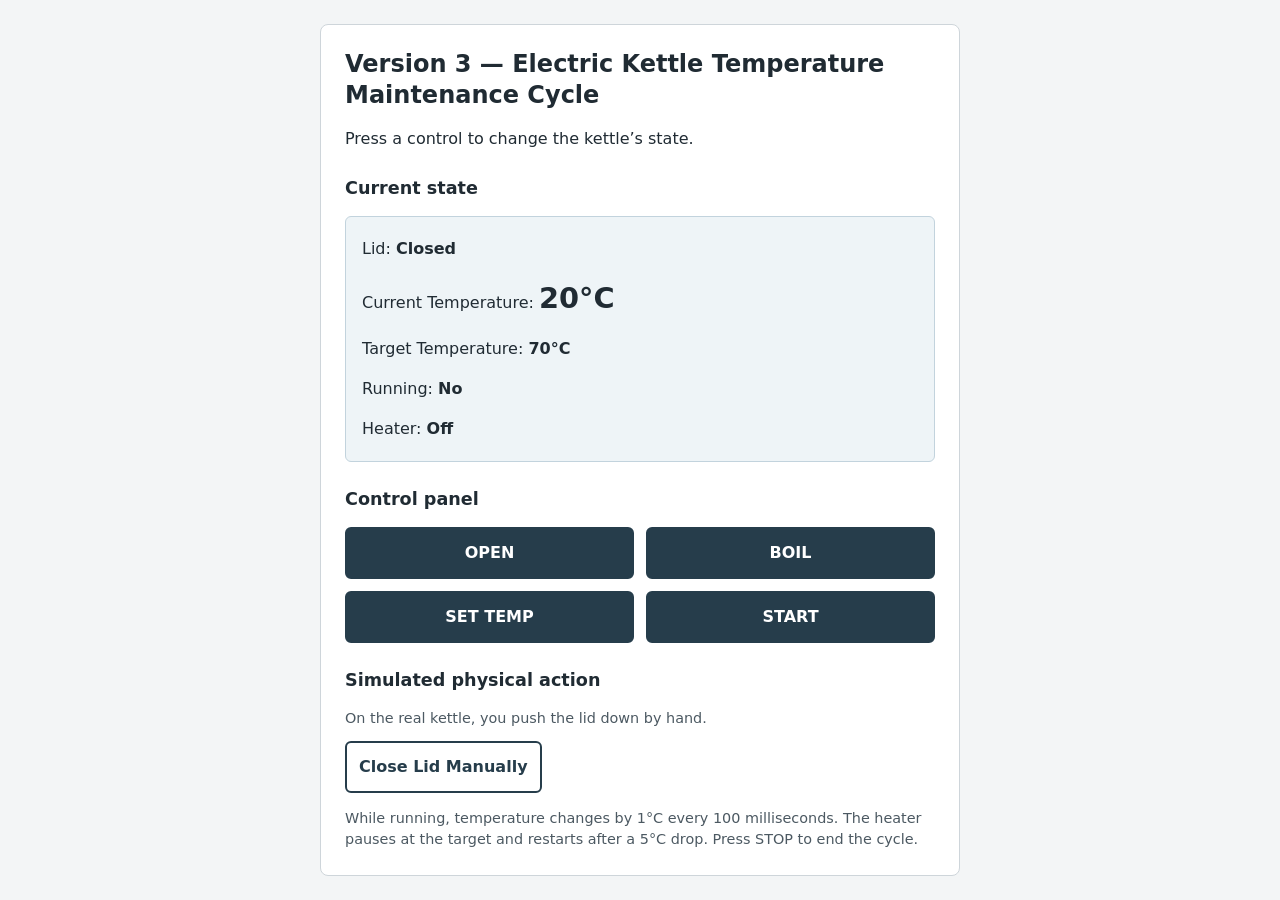
<file: index.html>
<!DOCTYPE html>
<html lang="en">
<head>
  <meta charset="UTF-8">
  <meta name="viewport" content="width=device-width, initial-scale=1.0">
  <title>Version 3 — Electric Kettle Temperature Maintenance Cycle</title>
  <link rel="stylesheet" href="styles.css">
  <script src="script.js" defer></script>
</head>
<body>
  <main>
    <h1>Version 3 — Electric Kettle Temperature Maintenance Cycle</h1>
    <p>Press a control to change the kettle’s state.</p>

    <section aria-labelledby="state-heading">
      <h2 id="state-heading">Current state</h2>
      <div class="state-display" role="status" aria-live="polite" aria-atomic="true">
        <p>Lid: <strong id="lid-display">Closed</strong></p>
        <p>Current Temperature: <strong id="temperature-display">20°C</strong></p>
        <p>Target Temperature: <strong id="target-display">70°C</strong></p>
        <p>Running: <strong id="running-display">No</strong></p>
        <p>Heater: <strong id="heating-display">Off</strong></p>
      </div>
    </section>

    <section aria-labelledby="controls-heading">
      <h2 id="controls-heading">Control panel</h2>
      <div class="controls">
        <button id="open-button" type="button">OPEN</button>
        <button id="boil-button" type="button">BOIL</button>
        <button id="set-temp-button" type="button">SET TEMP</button>
        <button id="start-stop-button" type="button">START</button>
      </div>
    </section>
    <section aria-labelledby="physical-action-heading">
      <h2 id="physical-action-heading">Simulated physical action</h2>
      <p class="note">On the real kettle, you push the lid down by hand.</p>
      <button id="close-lid-button" type="button">Close Lid Manually</button>
    </section>
    <p class="note">While running, temperature changes by 1°C every 100 milliseconds. The heater pauses at the target and restarts after a 5°C drop. Press STOP to end the cycle.</p>
  </main>
</body>
</html>
</file>
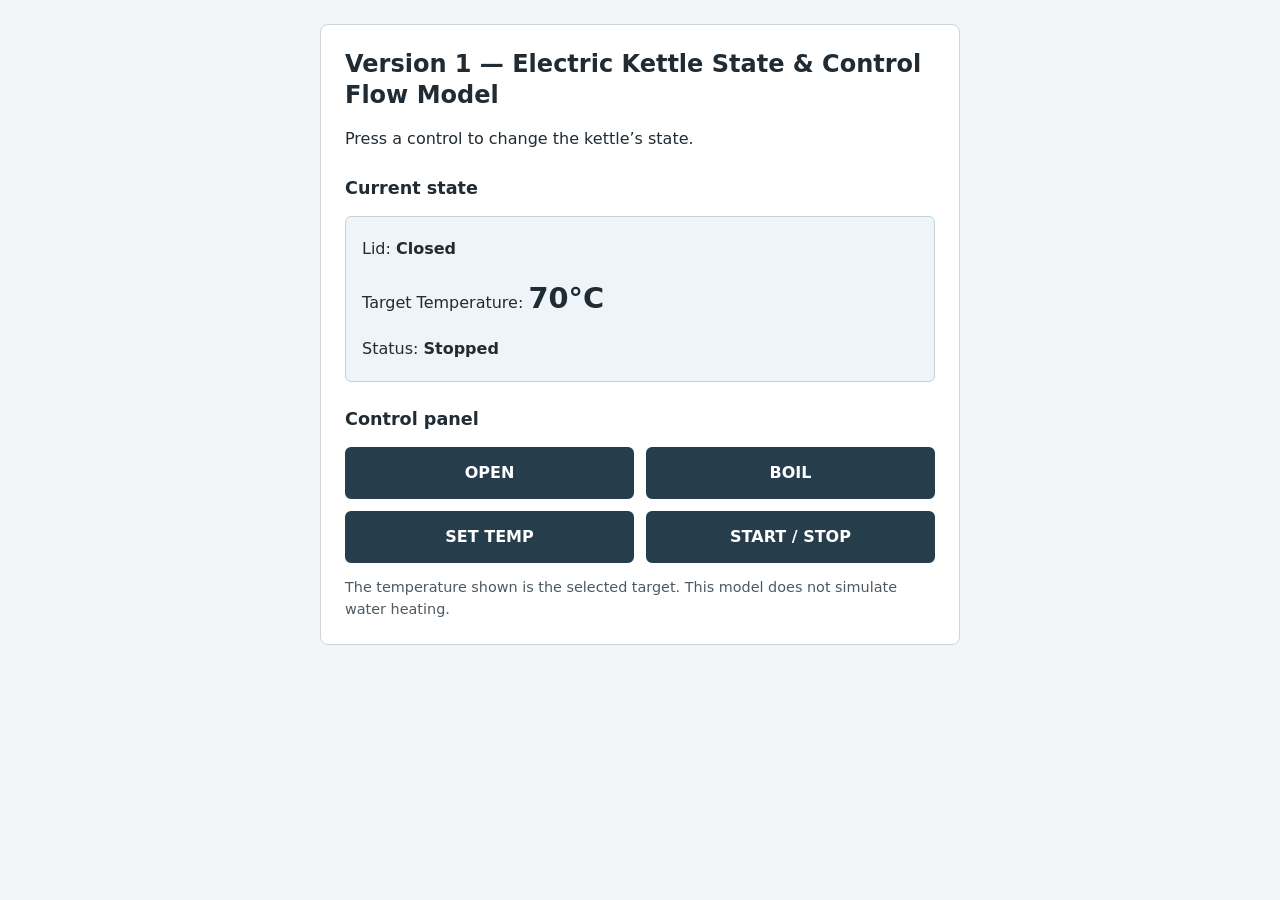
<file: version1/index.html>
<!DOCTYPE html>
<html lang="en">
<head>
  <meta charset="UTF-8">
  <meta name="viewport" content="width=device-width, initial-scale=1.0">
  <title>Version 1 — Electric Kettle State &amp; Control Flow Model</title>
  <link rel="stylesheet" href="styles.css">
  <script src="script.js" defer></script>
</head>
<body>
  <main>
    <h1>Version 1 — Electric Kettle State &amp; Control Flow Model</h1>
    <p>Press a control to change the kettle’s state.</p>

    <section aria-labelledby="state-heading">
      <h2 id="state-heading">Current state</h2>
      <div class="state-display" role="status" aria-live="polite" aria-atomic="true">
        <p>Lid: <strong id="lid-display">Closed</strong></p>
        <p>Target Temperature: <strong id="temperature-display">70°C</strong></p>
        <p>Status: <strong id="heating-display">Stopped</strong></p>
      </div>
    </section>

    <section aria-labelledby="controls-heading">
      <h2 id="controls-heading">Control panel</h2>
      <div class="controls">
        <button id="open-button" type="button">OPEN</button>
        <button id="boil-button" type="button">BOIL</button>
        <button id="set-temp-button" type="button">SET TEMP</button>
        <button id="start-stop-button" type="button">START / STOP</button>
      </div>
    </section>
    <p class="note">The temperature shown is the selected target. This model does not simulate water heating.</p>
  </main>
</body>
</html>
</file>
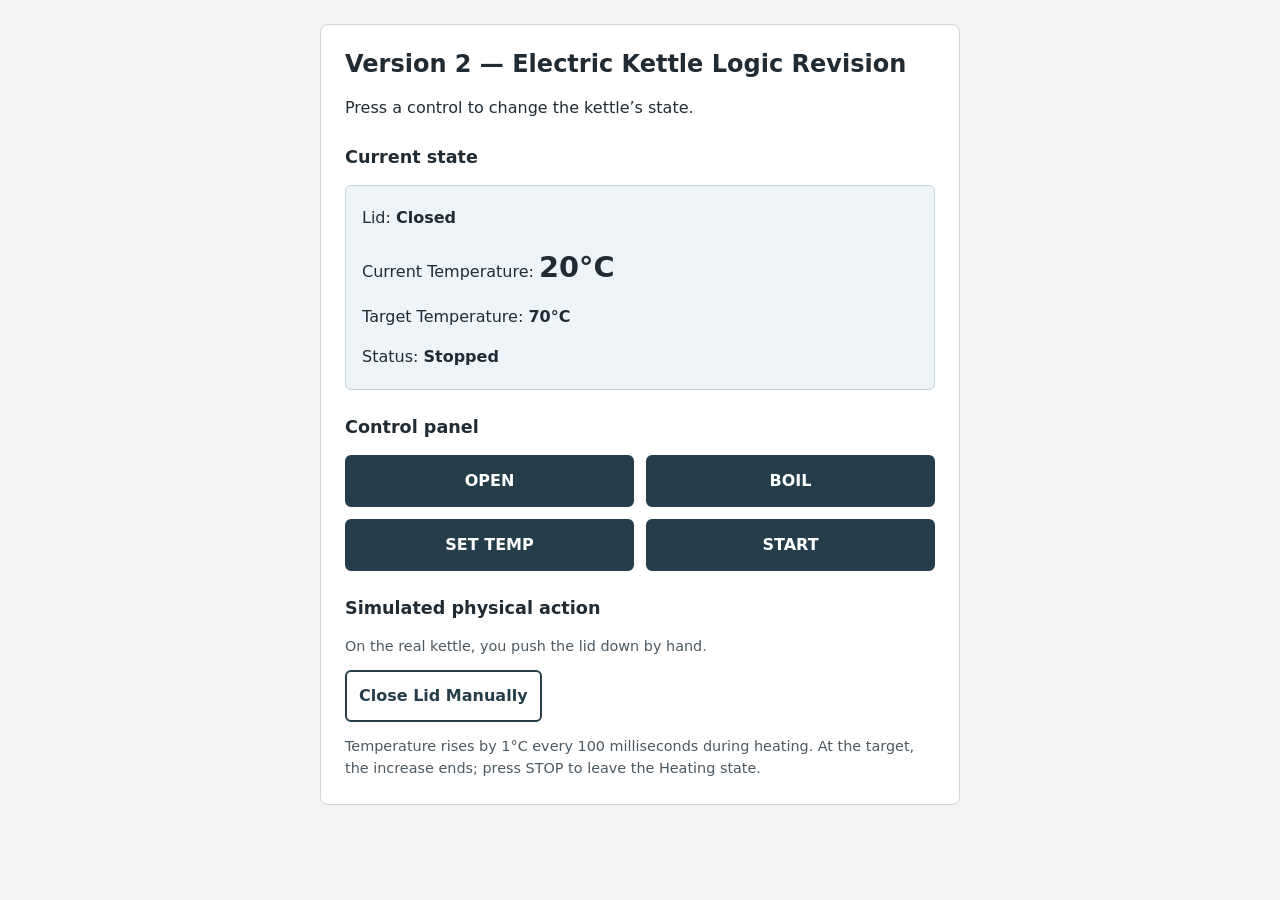
<file: version2/index.html>
<!DOCTYPE html>
<html lang="en">
<head>
  <meta charset="UTF-8">
  <meta name="viewport" content="width=device-width, initial-scale=1.0">
  <title>Version 2 — Electric Kettle Logic Revision</title>
  <link rel="stylesheet" href="styles.css">
  <script src="script.js" defer></script>
</head>
<body>
  <main>
    <h1>Version 2 — Electric Kettle Logic Revision</h1>
    <p>Press a control to change the kettle’s state.</p>

    <section aria-labelledby="state-heading">
      <h2 id="state-heading">Current state</h2>
      <div class="state-display" role="status" aria-live="polite" aria-atomic="true">
        <p>Lid: <strong id="lid-display">Closed</strong></p>
        <p>Current Temperature: <strong id="temperature-display">20°C</strong></p>
        <p>Target Temperature: <strong id="target-display">70°C</strong></p>
        <p>Status: <strong id="heating-display">Stopped</strong></p>
      </div>
    </section>

    <section aria-labelledby="controls-heading">
      <h2 id="controls-heading">Control panel</h2>
      <div class="controls">
        <button id="open-button" type="button">OPEN</button>
        <button id="boil-button" type="button">BOIL</button>
        <button id="set-temp-button" type="button">SET TEMP</button>
        <button id="start-stop-button" type="button">START</button>
      </div>
    </section>
    <section aria-labelledby="physical-action-heading">
      <h2 id="physical-action-heading">Simulated physical action</h2>
      <p class="note">On the real kettle, you push the lid down by hand.</p>
      <button id="close-lid-button" type="button">Close Lid Manually</button>
    </section>
    <p class="note">Temperature rises by 1°C every 100 milliseconds during heating. At the target, the increase ends; press STOP to leave the Heating state.</p>
  </main>
</body>
</html>
</file>
<file: styles.css>
* {
  box-sizing: border-box;
}

body {
  margin: 0;
  padding: 24px 16px;
  font-family: system-ui, sans-serif;
  line-height: 1.5;
  color: #202b33;
  background: #f3f5f6;
}

main {
  max-width: 640px;
  margin: 0 auto;
  padding: 24px;
  background: white;
  border: 1px solid #ced5da;
  border-radius: 8px;
}

h1 {
  margin-top: 0;
  font-size: 1.5rem;
  line-height: 1.3;
}

h2 {
  margin-top: 24px;
  font-size: 1.1rem;
}

.state-display {
  padding: 4px 16px;
  background: #eef4f7;
  border: 1px solid #c2d3dd;
  border-radius: 6px;
}

#temperature-display {
  font-size: 1.8rem;
  white-space: nowrap;
}

.controls {
  display: grid;
  grid-template-columns: repeat(2, minmax(0, 1fr));
  gap: 12px;
}

button {
  min-height: 52px;
  padding: 12px;
  font: inherit;
  font-weight: 650;
  color: white;
  background: #263d4b;
  border: 2px solid #263d4b;
  border-radius: 6px;
  cursor: pointer;
}

button:hover {
  background: #3a586a;
}

button:focus-visible {
  outline: 3px solid #086ab8;
  outline-offset: 3px;
}

.note {
  margin-bottom: 0;
  font-size: 0.9rem;
  color: #4c5962;
}

#close-lid-button {
  margin-top: 12px;
  color: #263d4b;
  background: white;
}
</file>
<file: version1/styles.css>
* {
  box-sizing: border-box;
}

body {
  margin: 0;
  padding: 24px 16px;
  font-family: system-ui, sans-serif;
  line-height: 1.5;
  color: #202b33;
  background: #f3f5f6;
}

main {
  max-width: 640px;
  margin: 0 auto;
  padding: 24px;
  background: white;
  border: 1px solid #ced5da;
  border-radius: 8px;
}

h1 {
  margin-top: 0;
  font-size: 1.5rem;
  line-height: 1.3;
}

h2 {
  margin-top: 24px;
  font-size: 1.1rem;
}

.state-display {
  padding: 4px 16px;
  background: #eef4f7;
  border: 1px solid #c2d3dd;
  border-radius: 6px;
}

#temperature-display {
  font-size: 1.8rem;
  white-space: nowrap;
}

.controls {
  display: grid;
  grid-template-columns: repeat(2, minmax(0, 1fr));
  gap: 12px;
}

button {
  min-height: 52px;
  padding: 12px;
  font: inherit;
  font-weight: 650;
  color: white;
  background: #263d4b;
  border: 2px solid #263d4b;
  border-radius: 6px;
  cursor: pointer;
}

button:hover {
  background: #3a586a;
}

button:focus-visible {
  outline: 3px solid #086ab8;
  outline-offset: 3px;
}

.note {
  margin-bottom: 0;
  font-size: 0.9rem;
  color: #4c5962;
}
</file>
<file: version2/styles.css>
* {
  box-sizing: border-box;
}

body {
  margin: 0;
  padding: 24px 16px;
  font-family: system-ui, sans-serif;
  line-height: 1.5;
  color: #202b33;
  background: #f3f5f6;
}

main {
  max-width: 640px;
  margin: 0 auto;
  padding: 24px;
  background: white;
  border: 1px solid #ced5da;
  border-radius: 8px;
}

h1 {
  margin-top: 0;
  font-size: 1.5rem;
  line-height: 1.3;
}

h2 {
  margin-top: 24px;
  font-size: 1.1rem;
}

.state-display {
  padding: 4px 16px;
  background: #eef4f7;
  border: 1px solid #c2d3dd;
  border-radius: 6px;
}

#temperature-display {
  font-size: 1.8rem;
  white-space: nowrap;
}

.controls {
  display: grid;
  grid-template-columns: repeat(2, minmax(0, 1fr));
  gap: 12px;
}

button {
  min-height: 52px;
  padding: 12px;
  font: inherit;
  font-weight: 650;
  color: white;
  background: #263d4b;
  border: 2px solid #263d4b;
  border-radius: 6px;
  cursor: pointer;
}

button:hover {
  background: #3a586a;
}

button:focus-visible {
  outline: 3px solid #086ab8;
  outline-offset: 3px;
}

.note {
  margin-bottom: 0;
  font-size: 0.9rem;
  color: #4c5962;
}

#close-lid-button {
  margin-top: 12px;
  color: #263d4b;
  background: white;
}
</file>
